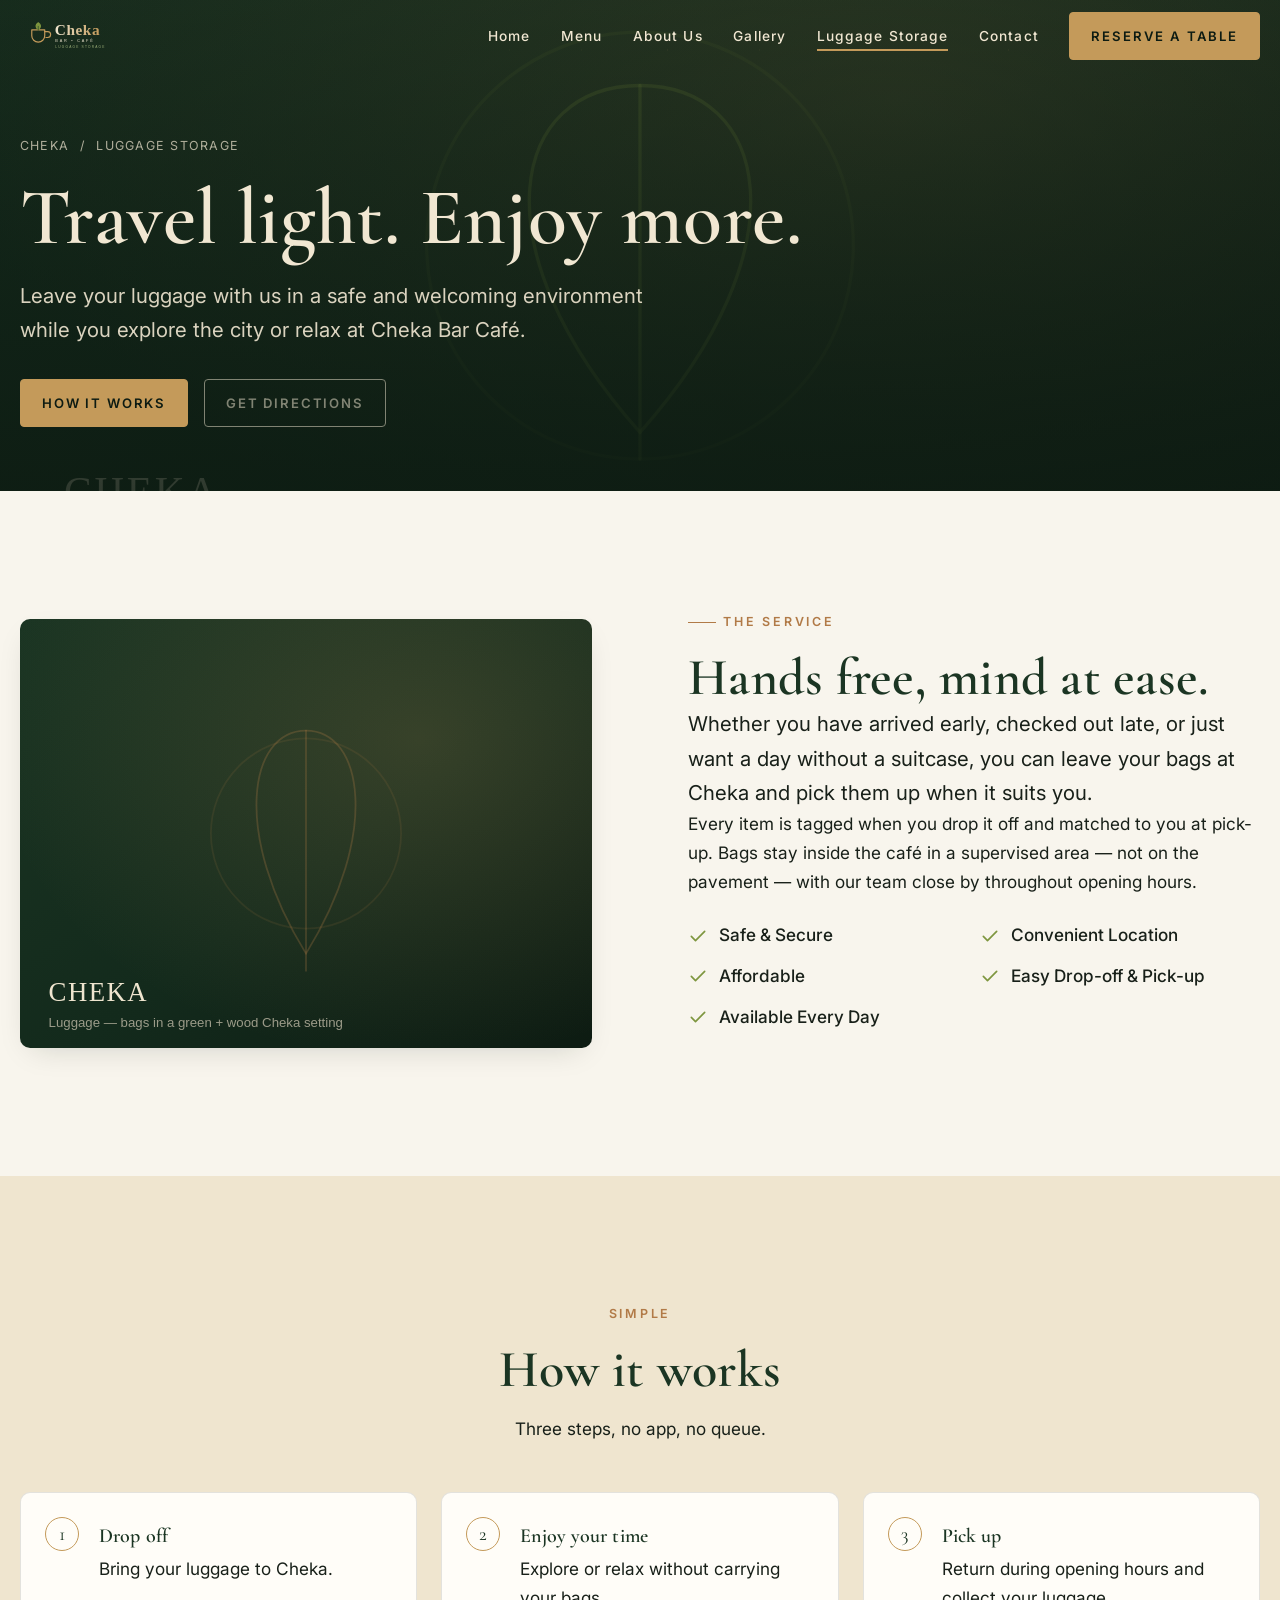
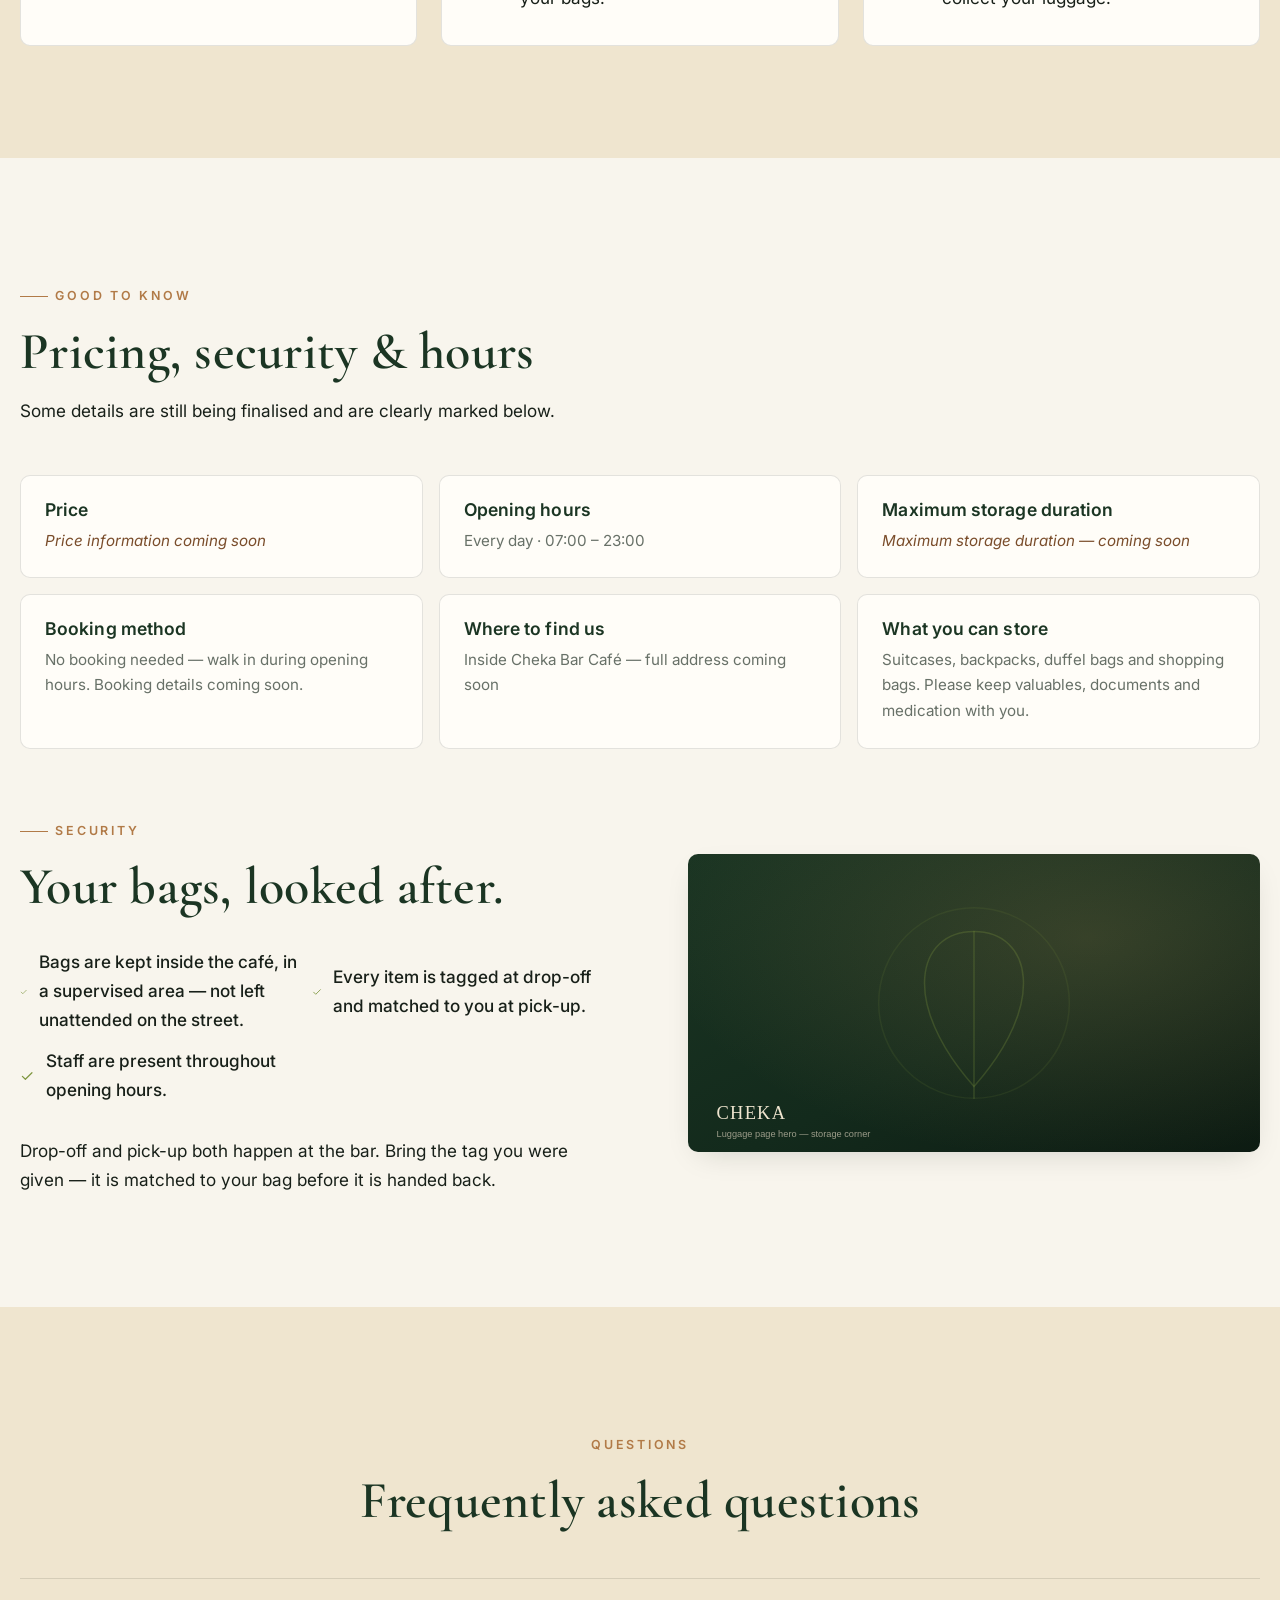
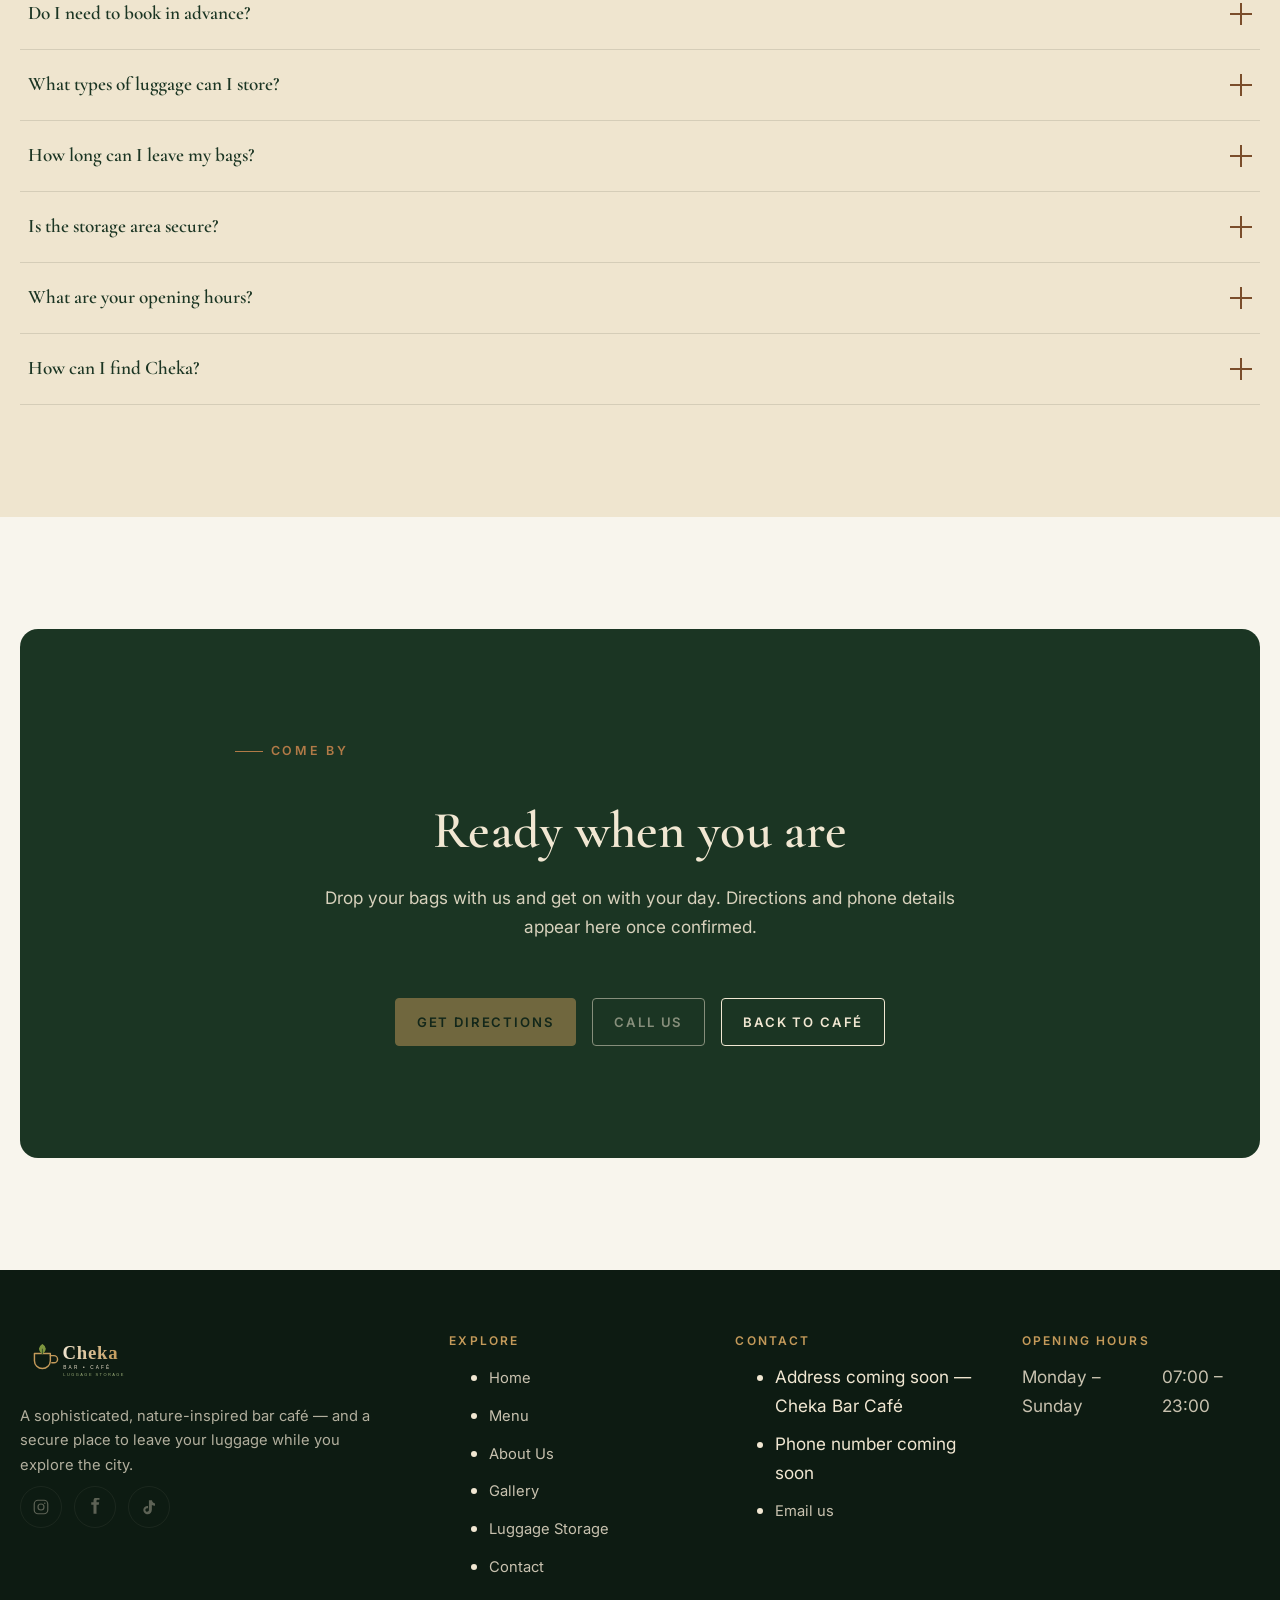
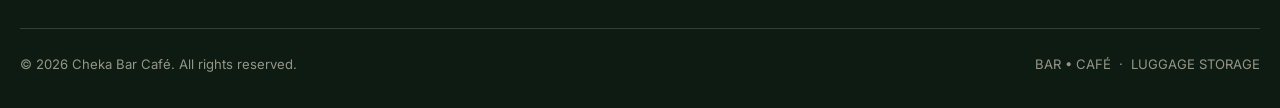
<file: luggage-storage.html>
<!DOCTYPE html>
<html lang="en" class="no-js">
<head>
  <meta charset="UTF-8" />
  <meta name="viewport" content="width=device-width, initial-scale=1" />
  <meta name="theme-color" content="#1B3523" />

  <!-- ===================== SEO / SOCIAL ============================ -->
  <title>Luggage Storage at Cheka — Secure Bag Storage | Cheka Bar Café</title>
  <meta name="description" content="Secure, staffed luggage storage inside Cheka Bar Café. Drop off your bags, explore the city, and pick them up during opening hours. Travel light. Enjoy more." />

  <!-- TODO CHEKA: set the final domain, then update these two lines -->
  <link rel="canonical" href="https://example.github.io/cheka-website/luggage-storage.html" />
  <meta property="og:url" content="https://example.github.io/cheka-website/luggage-storage.html" />

  <meta property="og:type" content="website" />
  <meta property="og:site_name" content="Cheka Bar Café" />
  <meta property="og:title" content="Luggage Storage at Cheka — Secure Bag Storage" />
  <meta property="og:description" content="Leave your luggage with us in a safe, welcoming environment while you explore." />
  <!-- TODO CHEKA: replace with a real 1200x630 photo -->
  <meta property="og:image" content="images/og-image.svg" />
  <meta name="twitter:card" content="summary_large_image" />

  <link rel="icon" href="favicon.svg" type="image/svg+xml" />

  <link rel="preconnect" href="https://fonts.googleapis.com" />
  <link rel="preconnect" href="https://fonts.gstatic.com" crossorigin />
  <link rel="stylesheet"
        href="https://fonts.googleapis.com/css2?family=Cormorant+Garamond:wght@500;600;700&family=Inter:wght@400;500;600;700&display=swap" />

  <link rel="stylesheet" href="css/styles.css" />

  <!-- ===================== STRUCTURED DATA (Service) =============== -->
  <!-- TODO CHEKA: replace "REPLACE_" values with real details. No fake ratings. -->
  <script type="application/ld+json">
  {
    "@context": "https://schema.org",
    "@type": "Service",
    "serviceType": "Luggage Storage",
    "name": "Luggage Storage at Cheka Bar Café",
    "description": "Secure, staffed luggage storage inside Cheka Bar Café. Drop off and pick up during opening hours.",
    "provider": {
      "@type": "CafeOrCoffeeShop",
      "name": "Cheka Bar Café",
      "url": "https://example.github.io/cheka-website/",
      "telephone": "REPLACE_PHONE_E164",
      "address": {
        "@type": "PostalAddress",
        "streetAddress": "REPLACE_STREET",
        "addressLocality": "REPLACE_CITY",
        "addressCountry": "REPLACE_COUNTRY"
      }
    },
    "areaServed": "REPLACE_CITY",
    "hoursAvailable": {
      "@type": "OpeningHoursSpecification",
      "dayOfWeek": ["Monday","Tuesday","Wednesday","Thursday","Friday","Saturday","Sunday"],
      "opens": "07:00",
      "closes": "23:00"
    }
  }
  </script>
</head>

<body>
  <a class="skip-link" href="#main">Skip to content</a>

  <!-- ============================================================ -->
  <!-- HEADER (shared design; links point back to the homepage)     -->
  <!-- ============================================================ -->
  <header class="site-header" id="top">
    <div class="site-header__inner">
      <a class="brand" href="index.html" aria-label="Cheka — Bar Café — Luggage Storage, homepage">
        <img class="brand__img" data-logo alt="Cheka — Bar Café — Luggage Storage"
             src="images/logo/cheka-logo.svg" width="360" height="150" />
        <span class="brand__fallback" aria-hidden="true">
          <span class="l1">Cheka</span>
          <span class="l2">BAR • CAFÉ</span>
          <span class="l3">LUGGAGE STORAGE</span>
        </span>
      </a>

      <nav class="primary-nav" aria-label="Primary">
        <ul class="primary-nav__list">
          <li><a class="primary-nav__link" href="index.html#home">Home</a></li>
          <li><a class="primary-nav__link" href="index.html#menu">Menu</a></li>
          <li><a class="primary-nav__link" href="index.html#about">About Us</a></li>
          <li><a class="primary-nav__link" href="index.html#gallery">Gallery</a></li>
          <li><a class="primary-nav__link" href="luggage-storage.html" aria-current="page">Luggage Storage</a></li>
          <li><a class="primary-nav__link" href="index.html#contact">Contact</a></li>
        </ul>
        <a class="btn btn--gold" href="index.html#contact">Reserve a Table</a>
      </nav>

      <button class="nav-toggle" type="button" aria-expanded="false" aria-controls="mobile-nav" aria-label="Open menu">
        <span class="nav-toggle__bar"></span>
        <span class="nav-toggle__bar"></span>
        <span class="nav-toggle__bar"></span>
      </button>
    </div>
  </header>

  <div class="mobile-nav" id="mobile-nav" aria-label="Mobile navigation">
    <button class="mobile-nav__close" type="button" aria-label="Close menu">
      <svg viewBox="0 0 24 24" fill="none" stroke-width="1.8" stroke-linecap="round"><path d="M6 6l12 12M18 6L6 18"/></svg>
    </button>
    <nav aria-label="Mobile primary">
      <ul class="mobile-nav__list">
        <li><a class="mobile-nav__link" href="index.html#home">Home</a></li>
        <li><a class="mobile-nav__link" href="index.html#menu">Menu</a></li>
        <li><a class="mobile-nav__link" href="index.html#about">About Us</a></li>
        <li><a class="mobile-nav__link" href="index.html#gallery">Gallery</a></li>
        <li><a class="mobile-nav__link" href="luggage-storage.html" aria-current="page">Luggage Storage</a></li>
        <li><a class="mobile-nav__link" href="index.html#contact">Contact</a></li>
      </ul>
    </nav>
    <div class="mobile-nav__cta">
      <a class="btn btn--gold" href="index.html#contact">Reserve a Table</a>
    </div>
    <p class="mobile-nav__meta" data-field="hours-short">Mon–Sun · 07:00 – 23:00</p>
  </div>

  <div id="sr-status" class="visually-hidden" role="status" aria-live="polite"></div>

  <main id="main">

    <!-- ========================================================== -->
    <!-- COMPACT HERO                                                -->
    <!-- ========================================================== -->
    <section class="subhero">
      <img class="subhero__img" data-img="luggageHero" src="images/luggage/luggage-hero.svg"
           alt="A calm storage corner inside Cheka, forest green with natural wood"
           width="1920" height="1000" fetchpriority="high" decoding="async" />
      <div class="subhero__overlay"></div>
      <div class="subhero__inner">
        <p class="breadcrumb"><a href="index.html">Cheka</a> &nbsp;/&nbsp; Luggage Storage</p>
        <h1 class="subhero__title reveal">Travel light. Enjoy more.</h1>
        <p class="lead reveal" style="color:rgba(241,231,210,0.9);max-width:52ch">
          Leave your luggage with us in a safe and welcoming environment while you explore the city or relax at Cheka Bar Café.
        </p>
        <div class="btn-row reveal">
          <a class="btn btn--gold" href="#how-it-works">How It Works</a>
          <a class="btn btn--ghost" href="#luggage-contact" data-action="luggage-directions"><span>Get Directions</span></a>
        </div>
      </div>
    </section>

    <!-- ========================================================== -->
    <!-- WHAT THE SERVICE IS                                         -->
    <!-- ========================================================== -->
    <section class="section" id="about-service">
      <div class="container">
        <div class="split">
          <div class="split__media reveal">
            <img data-img="luggageSection" src="images/luggage/luggage-storage.svg"
                 alt="Tagged luggage stored neatly inside Cheka" width="1600" height="1200" loading="lazy" decoding="async" />
          </div>
          <div class="reveal">
            <p class="eyebrow">The Service</p>
            <h2>Hands free, mind at ease.</h2>
            <p class="lead">Whether you have arrived early, checked out late, or just want a day without a suitcase, you can leave your bags at Cheka and pick them up when it suits you.</p>
            <p>Every item is tagged when you drop it off and matched to you at pick-up. Bags stay inside the café in a supervised area — not on the pavement — with our team close by throughout opening hours.</p>
            <ul class="luggage-features" data-luggage-features aria-label="Why store with Cheka" style="margin-top:1.5rem"></ul>
          </div>
        </div>
      </div>
    </section>

    <!-- ========================================================== -->
    <!-- THREE-STEP PROCESS                                          -->
    <!-- ========================================================== -->
    <section class="section section--alt" id="how-it-works">
      <div class="container">
        <div class="section-head section-head--center reveal">
          <p class="eyebrow">Simple</p>
          <h2>How it works</h2>
          <p>Three steps, no app, no queue.</p>
        </div>
        <div class="steps reveal" data-luggage-steps>
          <!-- Built from js/data.js -> CHEKA.luggage.steps. Static fallback: -->
          <noscript>
            <div class="step"><h3>Drop off</h3><p>Bring your luggage to Cheka.</p></div>
            <div class="step"><h3>Enjoy your time</h3><p>Explore or relax without carrying your bags.</p></div>
            <div class="step"><h3>Pick up</h3><p>Return during opening hours and collect your luggage.</p></div>
          </noscript>
        </div>
      </div>
    </section>

    <!-- ========================================================== -->
    <!-- PRICING · SECURITY · HOURS · DROP-OFF                       -->
    <!-- ========================================================== -->
    <section class="section" id="details">
      <div class="container">
        <div class="section-head reveal">
          <p class="eyebrow">Good to Know</p>
          <h2>Pricing, security &amp; hours</h2>
          <p>Some details are still being finalised and are clearly marked below.</p>
        </div>

        <div class="info-cards info-cards--3 reveal">
          <div class="info-card">
            <h3>Price</h3>
            <!-- TODO CHEKA: set the real price in js/data.js -> luggage.pricePerBag -->
            <p class="pending" data-luggage="price">Price information coming soon</p>
          </div>
          <div class="info-card">
            <h3>Opening hours</h3>
            <!-- TODO CHEKA: confirm luggage-desk hours in js/data.js -> luggage.openingHours -->
            <p data-luggage="hours">Every day · 07:00 – 23:00</p>
          </div>
          <div class="info-card">
            <h3>Maximum storage duration</h3>
            <!-- TODO CHEKA: js/data.js -> luggage.maxDuration -->
            <p class="pending" data-luggage="duration">Maximum storage duration — coming soon</p>
          </div>
          <div class="info-card">
            <h3>Booking method</h3>
            <!-- TODO CHEKA: js/data.js -> luggage.bookingMethod -->
            <p data-luggage="booking">No booking needed — walk in during opening hours.</p>
          </div>
          <div class="info-card">
            <h3>Where to find us</h3>
            <!-- TODO CHEKA: js/data.js -> luggage.location -->
            <p data-luggage="location">Inside Cheka Bar Café — full address coming soon</p>
          </div>
          <div class="info-card">
            <h3>What you can store</h3>
            <p>Suitcases, backpacks, duffel bags and shopping bags. Please keep valuables, documents and medication with you.</p>
          </div>
        </div>

        <div class="split split--reverse reveal" style="margin-top:4rem">
          <div class="split__media">
            <img data-img="luggageHero" src="images/luggage/luggage-hero.svg"
                 alt="The supervised storage area at Cheka" width="1920" height="1000" loading="lazy" decoding="async" />
          </div>
          <div>
            <p class="eyebrow">Security</p>
            <h2>Your bags, looked after.</h2>
            <ul class="luggage-features" data-luggage-security aria-label="Security measures"></ul>
            <p style="margin-top:1.25rem">Drop-off and pick-up both happen at the bar. Bring the tag you were given — it is matched to your bag before it is handed back.</p>
          </div>
        </div>
      </div>
    </section>

    <!-- ========================================================== -->
    <!-- FAQ ACCORDION                                               -->
    <!-- ========================================================== -->
    <section class="section section--alt" id="faq-section">
      <div class="container">
        <div class="section-head section-head--center reveal">
          <p class="eyebrow">Questions</p>
          <h2>Frequently asked questions</h2>
        </div>
        <!-- Accordion is built from js/data.js -> CHEKA.luggageFaqs and enhanced
             by js/script.js. Without JavaScript, all answers remain visible. -->
        <div class="faq reveal" id="faq"></div>
        <noscript>
          <p style="margin-top:1.5rem">JavaScript is off — here are the answers in full:</p>
        </noscript>
      </div>
    </section>

    <!-- ========================================================== -->
    <!-- DIRECTIONS + CALL CTA                                       -->
    <!-- ========================================================== -->
    <section class="section" id="luggage-contact">
      <div class="container">
        <div class="cta-band reveal">
          <p class="eyebrow" style="justify-content:center">Come By</p>
          <h2 style="color:var(--text-light)">Ready when you are</h2>
          <p style="margin-inline:auto;color:rgba(241,231,210,0.88)">
            Drop your bags with us and get on with your day. Directions and phone details appear here once confirmed.
          </p>
          <div class="btn-row">
            <a class="btn btn--gold" href="#" data-action="luggage-directions"><span>Get Directions</span></a>
            <a class="btn btn--ghost" href="#" data-action="luggage-call"><span>Call Us</span></a>
            <a class="btn btn--ghost" href="index.html"><span>Back to Café</span></a>
          </div>
        </div>
      </div>
    </section>
  </main>

  <!-- ============================================================ -->
  <!-- FOOTER (shared)                                               -->
  <!-- ============================================================ -->
  <footer class="site-footer">
    <div class="container container--wide">
      <div class="site-footer__grid">
        <div class="footer-brand">
          <img class="footer-brand__img" data-logo src="images/logo/cheka-logo.svg"
               alt="Cheka — Bar Café — Luggage Storage" width="360" height="150" />
          <span class="brand__fallback footer-brand__fallback" aria-hidden="true">
            <span class="l1">Cheka</span>
            <span class="l2">BAR • CAFÉ</span>
            <span class="l3">LUGGAGE STORAGE</span>
          </span>
          <p>A sophisticated, nature-inspired bar café — and a secure place to leave your luggage while you explore the city.</p>
          <div class="socials">
            <a data-social="instagram" href="#" aria-label="Cheka on Instagram"><span data-icon="instagram"></span></a>
            <a data-social="facebook" href="#" aria-label="Cheka on Facebook"><span data-icon="facebook"></span></a>
            <a data-social="tiktok" href="#" aria-label="Cheka on TikTok"><span data-icon="tiktok"></span></a>
          </div>
        </div>

        <div class="footer-col">
          <h4>Explore</h4>
          <ul>
            <li><a href="index.html#home">Home</a></li>
            <li><a href="index.html#menu">Menu</a></li>
            <li><a href="index.html#about">About Us</a></li>
            <li><a href="index.html#gallery">Gallery</a></li>
            <li><a href="luggage-storage.html">Luggage Storage</a></li>
            <li><a href="index.html#contact">Contact</a></li>
          </ul>
        </div>

        <div class="footer-col">
          <h4>Contact</h4>
          <ul>
            <li><span data-field="address">Address coming soon</span></li>
            <li><span data-field="phone-text">Phone number coming soon</span></li>
            <li><a data-action="email" href="#">Email us</a></li>
          </ul>
        </div>

        <div class="footer-col">
          <h4>Opening Hours</h4>
          <div class="contact__hours" data-field="hours" style="color:rgba(241,231,210,0.82)">
            <div><span>Monday &ndash; Sunday</span><span>07:00 &ndash; 23:00</span></div>
          </div>
        </div>
      </div>

      <div class="site-footer__bottom">
        <span>&copy; <span data-year>2026</span> Cheka Bar Café. All rights reserved.</span>
        <span>BAR • CAFÉ &nbsp;·&nbsp; LUGGAGE STORAGE</span>
      </div>
    </div>
  </footer>

  <!-- MOBILE QUICK-ACTION BAR -->
  <nav class="quick-bar" aria-label="Quick actions">
    <a class="quick-bar__btn" href="#luggage-contact" data-action="luggage-call">
      <span data-icon="phone" aria-hidden="true"></span><span>Call</span>
    </a>
    <a class="quick-bar__btn" href="#luggage-contact" data-action="luggage-directions">
      <span data-icon="directions" aria-hidden="true"></span><span>Directions</span>
    </a>
    <a class="quick-bar__btn" href="index.html#menu">
      <span data-icon="list" aria-hidden="true"></span><span>Menu</span>
    </a>
    <a class="quick-bar__btn" href="#how-it-works">
      <span data-icon="luggage" aria-hidden="true"></span><span>Luggage</span>
    </a>
  </nav>

  <script src="js/data.js" defer></script>
  <script src="js/script.js" defer></script>
</body>
</html>
</file>
<file: css/styles.css>
/* ============================================================================
   CHEKA  ·  styles.css
   Bar Café · Luggage Storage
   ----------------------------------------------------------------------------
   TABLE OF CONTENTS
   01 Design tokens (:root)
   02 Reset & base
   03 Typography
   04 Layout helpers (container, section, eyebrow)
   05 Buttons & links
   06 Header & desktop navigation
   07 Mobile navigation overlay
   08 Hero
   09 Quick-feature strip
   10 About
   11 Menu
   12 Luggage (home section + dedicated page)
   13 Experience
   14 Reviews
   15 Contact, form & map
   16 Footer
   17 Mobile quick-action bar
   18 Gallery & lightbox
   19 Scroll-reveal animation
   20 FAQ accordion
   21 Responsive breakpoints
   22 Reduced motion & print
   Mobile-first: base rules target small screens; media queries add up.
   ========================================================================== */


/* ==========================================================================
   01 · DESIGN TOKENS
   ========================================================================== */
:root {
  /* --- Brand palette --- */
  --forest-dark:    #0D1B12;
  --forest-primary: #1B3523;
  --forest-deep:    #132A1C;
  --olive:          #617A35;
  --leaf:           #7E963F;
  --wood-dark:      #7A4D2B;
  --wood-light:     #B17A47;
  --gold-warm:      #C49A5A;
  --cream:          #EFE5CF;
  --warm-white:     #F8F5ED;
  --text-light:     #F1E7D2;
  --text-dark:      #182019;
  --muted-text:     #687168;
  --yellow-accent:     #F1C40F;   /* used for the .btn--yellow call-to-action */
  --yellow-accent-dark:#D4AC0D;

  /* --- Semantic surfaces --- */
  --bg-page:        var(--warm-white);
  --bg-alt:         var(--cream);
  --bg-dark:        var(--forest-primary);
  --bg-darker:      var(--forest-dark);
  --surface:        #FFFDF8;               /* cards on light sections (not pure white) */
  --border-soft:    rgba(24, 32, 25, 0.12);
  --border-light:   rgba(241, 231, 210, 0.18);

  /* --- Typography --- */
  --font-serif: "Cormorant Garamond", "Playfair Display", Georgia, "Times New Roman", serif;
  --font-sans:  "Inter", "Manrope", -apple-system, BlinkMacSystemFont, "Segoe UI", Roboto, Helvetica, Arial, sans-serif;

  --fs-eyebrow:  0.78rem;
  --fs-body:     clamp(1rem, 0.96rem + 0.2vw, 1.075rem);
  --fs-lead:     clamp(1.08rem, 1rem + 0.5vw, 1.28rem);
  --fs-h4:       clamp(1.1rem, 1rem + 0.5vw, 1.3rem);
  --fs-h3:       clamp(1.5rem, 1.2rem + 1.4vw, 2.1rem);
  --fs-h2:       clamp(2rem, 1.5rem + 2.6vw, 3.25rem);
  --fs-h1:       clamp(2.6rem, 1.8rem + 4.4vw, 5rem);

  --lh-tight: 1.12;
  --lh-body:  1.68;

  /* --- Spacing scale --- */
  --sp-1: 0.25rem;
  --sp-2: 0.5rem;
  --sp-3: 0.75rem;
  --sp-4: 1rem;
  --sp-5: 1.5rem;
  --sp-6: 2rem;
  --sp-7: 3rem;
  --sp-8: 4rem;
  --sp-9: 6rem;
  --section-y: clamp(3.5rem, 2rem + 7vw, 7rem);

  /* --- Structure --- */
  --container:      1240px;
  --container-wide: 1400px;
  --radius-sm: 4px;
  --radius:    10px;
  --radius-lg: 18px;
  --header-h:  72px;

  /* --- Soft shadows (never heavy) --- */
  --shadow-sm: 0 1px 3px rgba(13, 27, 18, 0.06), 0 1px 2px rgba(13, 27, 18, 0.04);
  --shadow-md: 0 10px 30px -12px rgba(13, 27, 18, 0.18);
  --shadow-lg: 0 24px 60px -20px rgba(13, 27, 18, 0.28);

  /* --- Motion --- */
  --ease: cubic-bezier(0.22, 1, 0.36, 1);
  --dur:  0.45s;

  /* Safe-area helper for the fixed mobile bar */
  --safe-bottom: env(safe-area-inset-bottom, 0px);
  --mobilebar-h: 64px;
}


/* ==========================================================================
   02 · RESET & BASE
   ========================================================================== */
*, *::before, *::after { box-sizing: border-box; }

* { margin: 0; }

html {
  -webkit-text-size-adjust: 100%;
  scroll-behavior: smooth;
  /* Offset anchored headings so the sticky header never covers them */
  scroll-padding-top: calc(var(--header-h) + 16px);
}

body {
  font-family: var(--font-sans);
  font-size: var(--fs-body);
  line-height: var(--lh-body);
  color: var(--text-dark);
  background-color: var(--bg-page);
  -webkit-font-smoothing: antialiased;
  -moz-osx-font-smoothing: grayscale;
  overflow-x: hidden;                    /* guard against accidental horizontal scroll */
}

/* Give the page room so the fixed mobile action bar never covers content */
@media (max-width: 767px) {
  body { padding-bottom: calc(var(--mobilebar-h) + var(--safe-bottom)); }
}

img, picture, svg, video {
  display: block;
  max-width: 100%;
  height: auto;
}

a { color: inherit; text-decoration: none; }

button, input, textarea, select {
  font: inherit;
  color: inherit;
}

ul[class], ol[class] { list-style: none; padding: 0; }

:target { scroll-margin-top: calc(var(--header-h) + 16px); }

/* Visible, consistent focus for keyboard users */
:focus-visible {
  outline: 3px solid var(--gold-warm);
  outline-offset: 3px;
  border-radius: var(--radius-sm);
}
/* Keep outlines for mouse users too on interactive controls, just subtler */
a:focus-visible, button:focus-visible,
input:focus-visible, textarea:focus-visible {
  outline-offset: 2px;
}

/* Skip link */
.skip-link {
  position: absolute;
  left: var(--sp-4);
  top: -100px;
  z-index: 1000;
  background: var(--forest-primary);
  color: var(--text-light);
  padding: var(--sp-3) var(--sp-5);
  border-radius: var(--radius);
  transition: top 0.2s var(--ease);
}
.skip-link:focus { top: var(--sp-4); }

.visually-hidden {
  position: absolute !important;
  width: 1px; height: 1px;
  padding: 0; margin: -1px;
  overflow: hidden;
  clip: rect(0 0 0 0);
  white-space: nowrap;
  border: 0;
}


/* ==========================================================================
   03 · TYPOGRAPHY
   ========================================================================== */
h1, h2, h3, h4 {
  font-family: var(--font-serif);
  font-weight: 600;
  line-height: var(--lh-tight);
  color: var(--forest-primary);
  letter-spacing: 0.005em;
  text-wrap: balance;
}
h1 { font-size: var(--fs-h1); }
h2 { font-size: var(--fs-h2); }
h3 { font-size: var(--fs-h3); }
h4 { font-size: var(--fs-h4); font-family: var(--font-sans); font-weight: 600; }

p { max-width: 62ch; }

.lead {
  font-size: var(--fs-lead);
  color: var(--text-dark);
}

strong { font-weight: 700; }

/* Serif pull-quote style used for the experience headline etc. */
.display {
  font-family: var(--font-serif);
  font-weight: 500;
  line-height: 1.08;
  font-size: var(--fs-h1);
}

/* On dark sections */
.on-dark h1, .on-dark h2, .on-dark h3, .on-dark h4 { color: var(--text-light); }
.on-dark { color: var(--text-light); }
.on-dark p { color: rgba(241, 231, 210, 0.86); }


/* ==========================================================================
   04 · LAYOUT HELPERS
   ========================================================================== */
.container {
  width: min(100% - 2.5rem, var(--container));
  margin-inline: auto;
}
.container--wide { width: min(100% - 2.5rem, var(--container-wide)); }

.section { padding-block: var(--section-y); }
.section--dark   { background: var(--forest-primary); color: var(--text-light); }
.section--darker { background: var(--forest-dark);    color: var(--text-light); }
.section--alt    { background: var(--bg-alt); }

.section-head {
  max-width: 60ch;
  margin-bottom: var(--sp-7);
}
.section-head--center {
  margin-inline: auto;
  text-align: center;
}

.eyebrow {
  display: inline-flex;
  align-items: center;
  gap: 0.6em;
  font-family: var(--font-sans);
  font-size: var(--fs-eyebrow);
  font-weight: 600;
  letter-spacing: 0.22em;
  text-transform: uppercase;
  color: var(--wood-light);
  margin-bottom: var(--sp-4);
}
.eyebrow::before {
  content: "";
  width: 28px;
  height: 1px;
  background: currentColor;
}
.section-head--center .eyebrow::before { display: none; }
.on-dark .eyebrow { color: var(--gold-warm); }

.section-head p { margin-top: var(--sp-4); }


/* ==========================================================================
   05 · BUTTONS & LINKS
   ========================================================================== */
.btn {
  --btn-bg: var(--forest-primary);
  --btn-fg: var(--text-light);
  --btn-bd: var(--forest-primary);
  display: inline-flex;
  align-items: center;
  justify-content: center;
  gap: 0.6em;
  min-height: 48px;
  padding: 0.85em 1.6em;
  font-family: var(--font-sans);
  font-size: 0.82rem;
  font-weight: 600;
  letter-spacing: 0.14em;
  text-transform: uppercase;
  color: var(--btn-fg);
  background: var(--btn-bg);
  border: 1px solid var(--btn-bd);
  border-radius: var(--radius-sm);
  cursor: pointer;
  transition: background var(--dur) var(--ease),
              color var(--dur) var(--ease),
              border-color var(--dur) var(--ease),
              transform 0.2s var(--ease);
}
.btn:hover { background: var(--olive); border-color: var(--olive); color: #fff; }
.btn:active { transform: translateY(1px); }

.btn--gold { --btn-bg: var(--gold-warm); --btn-bd: var(--gold-warm); --btn-fg: var(--forest-dark); }
.btn--gold:hover { background: var(--wood-light); border-color: var(--wood-light); color: #fff; }

/* Yellow call-to-action (used on the hero "View Menu" button) */
.btn--yellow { --btn-bg: var(--yellow-accent); --btn-bd: var(--yellow-accent); --btn-fg: var(--forest-dark); }
.btn--yellow:hover { background: var(--yellow-accent-dark); border-color: var(--yellow-accent-dark); color: var(--forest-dark); }

.btn--ghost {
  --btn-bg: transparent;
  --btn-fg: currentColor;
  --btn-bd: currentColor;
}
.btn--ghost:hover { background: currentColor; border-color: currentColor; }
.btn--ghost:hover span { color: var(--forest-primary); }
.on-dark .btn--ghost:hover span { color: var(--forest-primary); }

/* Disabled / unavailable CTA — clearly non-interactive, never a broken link */
.btn[disabled],
.btn.is-unavailable,
.btn[aria-disabled="true"] {
  opacity: 0.5;
  cursor: not-allowed;
  pointer-events: none;
}

/* Text link with animated underline */
.link-underline {
  position: relative;
  display: inline-block;
  font-weight: 600;
  letter-spacing: 0.06em;
  padding-bottom: 2px;
  color: var(--wood-dark);
}
.on-dark .link-underline { color: var(--gold-warm); }
.link-underline::after {
  content: "";
  position: absolute;
  left: 0; bottom: 0;
  width: 100%;
  height: 1px;
  background: currentColor;
  transform: scaleX(0.001);
  transform-origin: left;
  transition: transform var(--dur) var(--ease);
}
.link-underline:hover::after,
.link-underline:focus-visible::after { transform: scaleX(1); }

.btn-row {
  display: flex;
  flex-wrap: wrap;
  gap: var(--sp-4);
  margin-top: var(--sp-6);
}


/* ==========================================================================
   06 · HEADER & DESKTOP NAVIGATION
   ========================================================================== */
.site-header {
  position: fixed;
  inset: 0 0 auto 0;
  z-index: 100;
  height: var(--header-h);
  display: flex;
  align-items: center;
  background: transparent;
  transition: background var(--dur) var(--ease),
              box-shadow var(--dur) var(--ease),
              backdrop-filter var(--dur) var(--ease),
              height var(--dur) var(--ease);
}
.site-header__inner {
  width: min(100% - 2.5rem, var(--container-wide));
  margin-inline: auto;
  display: flex;
  align-items: center;
  justify-content: space-between;
  gap: var(--sp-5);
}

/* Scrolled state — solid forest green, soft shadow, restrained blur */
.site-header.is-scrolled {
  background: rgba(19, 42, 28, 0.92);
  box-shadow: 0 1px 0 rgba(241, 231, 210, 0.08), var(--shadow-md);
  backdrop-filter: blur(8px);
  -webkit-backdrop-filter: blur(8px);
}

/* Logo */
.brand {
  display: inline-flex;
  align-items: center;
  gap: 0.7rem;
  line-height: 1;
}
.brand__img {
  height: 44px;
  width: auto;
  transition: height var(--dur) var(--ease);
}
.site-header.is-scrolled .brand__img { height: 40px; }

/* Text fallback for the logo (shown if the image is missing) */
.brand__fallback {
  display: none;
  font-family: var(--font-serif);
  color: var(--text-light);
}
.brand__fallback .l1 { font-size: 1.5rem; font-weight: 600; letter-spacing: 0.04em; display: block; }
.brand__fallback .l2 { font-size: 0.6rem; font-family: var(--font-sans); letter-spacing: 0.3em; display: block; color: var(--cream); }
.brand__fallback .l3 { font-size: 0.55rem; font-family: var(--font-sans); letter-spacing: 0.22em; display: block; color: var(--leaf); }
.brand.logo-missing .brand__img { display: none; }
.brand.logo-missing .brand__fallback { display: block; }

/* Primary nav */
.primary-nav { display: none; }

@media (min-width: 940px) {
  .primary-nav {
    display: flex;
    align-items: center;
    gap: clamp(1rem, 2.4vw, 2.2rem);
  }
  .primary-nav__list {
    display: flex;
    align-items: center;
    gap: clamp(1rem, 2.4vw, 2rem);
  }
  .primary-nav__link {
    position: relative;
    font-size: 0.86rem;
    font-weight: 500;
    letter-spacing: 0.08em;
    color: var(--text-light);
    padding: 0.4rem 0;
    transition: color 0.3s var(--ease);
  }
  .primary-nav__link::after {
    content: "";
    position: absolute;
    left: 0; bottom: 0;
    width: 100%;
    height: 2px;
    background: var(--gold-warm);
    transform: scaleX(0.001);
    transform-origin: center;
    transition: transform var(--dur) var(--ease);
  }
  .primary-nav__link:hover::after,
  .primary-nav__link:focus-visible::after,
  .primary-nav__link[aria-current="page"]::after,
  .primary-nav__link.is-active::after { transform: scaleX(1); }
  .primary-nav__link:hover { color: #fff; }
}


/* ==========================================================================
   07 · MOBILE NAVIGATION OVERLAY
   ========================================================================== */
.nav-toggle {
  display: inline-flex;
  flex-direction: column;
  justify-content: center;
  gap: 5px;
  width: 46px;
  height: 46px;
  padding: 10px;
  background: transparent;
  border: 1px solid var(--border-light);
  border-radius: var(--radius-sm);
  cursor: pointer;
}
.nav-toggle__bar {
  display: block;
  height: 2px;
  width: 100%;
  background: var(--text-light);
  transition: transform 0.3s var(--ease), opacity 0.2s var(--ease);
}
.nav-toggle[aria-expanded="true"] .nav-toggle__bar:nth-child(1) { transform: translateY(7px) rotate(45deg); }
.nav-toggle[aria-expanded="true"] .nav-toggle__bar:nth-child(2) { opacity: 0; }
.nav-toggle[aria-expanded="true"] .nav-toggle__bar:nth-child(3) { transform: translateY(-7px) rotate(-45deg); }

@media (min-width: 940px) { .nav-toggle { display: none; } }

.mobile-nav {
  position: fixed;
  inset: 0;
  z-index: 200;
  display: flex;
  flex-direction: column;
  padding: calc(var(--header-h) + 1rem) var(--sp-5) var(--sp-6);
  background: var(--forest-dark);
  color: var(--text-light);
  transform: translateX(100%);
  visibility: hidden;
  transition: transform var(--dur) var(--ease), visibility 0s linear var(--dur);
}
.mobile-nav.is-open {
  transform: translateX(0);
  visibility: visible;
  transition: transform var(--dur) var(--ease), visibility 0s;
}
.mobile-nav__close {
  position: absolute;
  top: 14px; right: var(--sp-5);
  width: 46px; height: 46px;
  display: grid; place-items: center;
  background: transparent;
  border: 1px solid var(--border-light);
  border-radius: var(--radius-sm);
  cursor: pointer;
}
.mobile-nav__close svg { width: 20px; height: 20px; stroke: var(--text-light); }
.mobile-nav__list {
  display: flex;
  flex-direction: column;
  gap: 0.25rem;
  margin-top: var(--sp-4);
}
.mobile-nav__link {
  display: block;
  padding: 0.85rem 0;
  font-family: var(--font-serif);
  font-size: 1.7rem;
  border-bottom: 1px solid var(--border-light);
}
.mobile-nav__link:hover { color: var(--gold-warm); }
.mobile-nav__cta { margin-top: var(--sp-6); }
.mobile-nav__cta .btn { width: 100%; }
.mobile-nav__meta {
  margin-top: auto;
  padding-top: var(--sp-6);
  font-size: 0.85rem;
  color: rgba(241, 231, 210, 0.7);
}

body.no-scroll { overflow: hidden; }


/* ==========================================================================
   08 · HERO
   ========================================================================== */
.hero {
  position: relative;
  /* Prefer ~90vh, never below 640px, never above 940px — but grow past that
     if the content (now including the brand logo) needs the room, so the
     buttons are never clipped on shorter screens. */
  min-height: 640px;
  min-height: max(640px, min(90vh, 940px));
  display: flex;
  align-items: center;
  overflow: hidden;
  color: var(--text-light);
  /* CSS fallback background if the image is missing */
  background:
    radial-gradient(1200px 700px at 72% 26%, rgba(196,154,90,0.22), transparent 60%),
    linear-gradient(150deg, var(--forest-primary), var(--forest-dark) 70%);
}
.hero__media {
  position: absolute;
  inset: 0;
  z-index: 0;
}
.hero__img {
  width: 100%;
  height: 100%;
  object-fit: cover;
  object-position: center;
  /* very subtle parallax-ish scale; disabled for reduced motion */
  transform: scale(1.06);
  animation: hero-settle 1.6s var(--ease) forwards;
}
@keyframes hero-settle { to { transform: scale(1); } }

.hero__overlay {
  position: absolute;
  inset: 0;
  z-index: 1;
  background:
    linear-gradient(90deg, rgba(13,27,18,0.88) 0%, rgba(13,27,18,0.58) 42%, rgba(13,27,18,0.32) 70%, rgba(13,27,18,0.55) 100%),
    linear-gradient(0deg, rgba(13,27,18,0.9) 0%, rgba(13,27,18,0.15) 42%, rgba(13,27,18,0) 62%);
}

.hero__inner {
  position: relative;
  z-index: 2;
  width: min(100% - 2.5rem, var(--container));
  margin-inline: auto;
  padding-top: var(--header-h);
  display: grid;
  grid-template-columns: 1fr;
  gap: var(--sp-6);
}
.hero__content { max-width: 640px; }

/* Prominent brand logo, sitting directly above the small brand label.
   The artwork has a dark-green square background; we soften the corners and
   feather the outer edge so it melts into the dark-green hero rather than
   showing a hard square. object-fit:contain on a 1:1 box keeps proportions
   (no stretch, nothing cropped). The container carries a matching-green tile
   with a small cup mark as a pure-CSS fallback if the image fails to load. */
.hero__logo {
  width: 165px;                 /* mobile: within the 150–190px guidance */
  height: 165px;
  margin-bottom: var(--sp-6);   /* clear space before the brand label */
  border-radius: 22px;
  background:
    radial-gradient(circle at 50% 42%, rgba(196, 154, 90, 0.16), transparent 62%),
    var(--forest-dark)
    url("data:image/svg+xml,%3Csvg xmlns='http://www.w3.org/2000/svg' viewBox='0 0 64 64'%3E%3Cg fill='none' stroke='%23C49A5A' stroke-width='3' stroke-linecap='round' stroke-linejoin='round'%3E%3Cpath d='M18 26h28v11a14 14 0 0 1-14 14 14 14 0 0 1-14-14z'/%3E%3Cpath d='M46 30h4a7 7 0 0 1 0 13h-3'/%3E%3C/g%3E%3Cpath d='M32 10c7 4 7 12 0 18-7-6-7-14 0-18z' fill='%237E963F'/%3E%3C/svg%3E")
    center / 44% no-repeat;
  filter: drop-shadow(0 10px 26px rgba(0, 0, 0, 0.38));
}
.hero__logo img {
  width: 100%;
  height: 100%;
  object-fit: contain;
  display: block;
  border-radius: inherit;
  /* Feather only the very outer edge + round the corners, so the dark-green
     square blends into the dark-green hero without a hard line. The solid
     zone (96% radius) keeps the wooden ring, leaves, wordmark, cup and
     suitcase fully intact — only the empty background margin softens. */
  -webkit-mask-image: radial-gradient(circle at 50% 50%, #000 96%, rgba(0, 0, 0, 0.45) 99%, transparent 100%);
          mask-image: radial-gradient(circle at 50% 50%, #000 96%, rgba(0, 0, 0, 0.45) 99%, transparent 100%);
}
@media (min-width: 768px) {
  .hero__logo { width: 210px; height: 210px; }   /* tablet: ~200–240px */
}
@media (min-width: 1024px) {
  .hero__logo { width: 260px; height: 260px; }   /* desktop: ~240–300px */
}
@media (max-width: 400px) {
  .hero__logo { width: 152px; height: 152px; margin-bottom: var(--sp-5); }
}

.hero__label {
  font-size: 0.72rem;
  font-weight: 600;
  letter-spacing: 0.28em;
  text-transform: uppercase;
  color: var(--gold-warm);
  margin-bottom: var(--sp-5);
}
.hero__title {
  color: var(--text-light);
  font-size: var(--fs-h1);
  font-weight: 600;
  margin-bottom: var(--sp-5);
}
.hero__copy {
  font-size: var(--fs-lead);
  color: rgba(241, 231, 210, 0.9);
  max-width: 46ch;
}
.hero .btn-row { margin-top: var(--sp-7); }

/* Scroll indicator */
.hero__scroll {
  position: absolute;
  left: 50%;
  bottom: 22px;
  transform: translateX(-50%);
  z-index: 2;
  display: inline-flex;
  flex-direction: column;
  align-items: center;
  gap: 6px;
  font-size: 0.62rem;
  letter-spacing: 0.24em;
  text-transform: uppercase;
  color: rgba(241, 231, 210, 0.75);
}
.hero__scroll span:last-child {
  width: 1px;
  height: 34px;
  background: linear-gradient(var(--gold-warm), transparent);
  animation: scroll-pulse 2.2s var(--ease) infinite;
}
@keyframes scroll-pulse {
  0%   { transform: scaleY(0.3); transform-origin: top; opacity: 0.4; }
  50%  { transform: scaleY(1);   transform-origin: top; opacity: 1;   }
  100% { transform: scaleY(0.3); transform-origin: bottom; opacity: 0.4; }
}

/* Short viewport (landscape phones) — keep hero content visible */
@media (max-height: 560px) {
  .hero { height: auto; min-height: 520px; padding-block: 120px 60px; }
  .hero__scroll { display: none; }
  /* keep the hero compact on short/landscape phones (see requirement 10) */
  .hero__logo { width: 118px; height: 118px; margin-bottom: var(--sp-4); }
}


/* ==========================================================================
   09 · QUICK-FEATURE STRIP
   ========================================================================== */
.features {
  background: var(--forest-deep);
  color: var(--text-light);
  border-top: 1px solid rgba(241,231,210,0.06);
}
.features__grid {
  display: grid;
  grid-template-columns: 1fr;
  gap: 1px;
  background: rgba(241, 231, 210, 0.08);
}
.feature {
  display: flex;
  align-items: center;
  gap: var(--sp-4);
  padding: var(--sp-6) var(--sp-5);
  background: var(--forest-deep);
}
.feature__icon {
  flex: none;
  width: 44px; height: 44px;
  display: grid; place-items: center;
  border: 1px solid var(--border-light);
  border-radius: 50%;
  color: var(--gold-warm);
}
.feature__icon svg { width: 22px; height: 22px; }
.feature > span:last-child { display: block; }
.feature__title {
  display: block;
  font-family: var(--font-sans);
  font-size: 0.8rem;
  font-weight: 700;
  letter-spacing: 0.14em;
  color: var(--text-light);
  margin-bottom: 2px;
}
.feature__sub {
  display: block;
  font-size: 0.85rem;
  color: rgba(241, 231, 210, 0.66);
}

@media (min-width: 560px) {
  .features__grid { grid-template-columns: repeat(2, 1fr); }
}
@media (min-width: 1024px) {
  .features__grid { grid-template-columns: repeat(4, 1fr); }
  .feature { flex-direction: column; text-align: center; gap: var(--sp-3); padding-block: var(--sp-7); }
}


/* ==========================================================================
   10 · ABOUT
   ========================================================================== */
.about__grid {
  display: grid;
  gap: var(--sp-7);
  align-items: center;
}
.about__media {
  position: relative;
}
.about__img-main {
  width: 100%;
  aspect-ratio: 4 / 5;
  object-fit: cover;
  border-radius: var(--radius);
  box-shadow: var(--shadow-md);
}
.about__img-detail {
  display: none;
  position: absolute;
  right: -18px;
  bottom: -28px;
  width: 42%;
  aspect-ratio: 1 / 1;
  object-fit: cover;
  border: 6px solid var(--bg-page);
  border-radius: var(--radius);
  box-shadow: var(--shadow-md);
}
/* subtle organic line accent */
.about__media::before {
  content: "";
  position: absolute;
  left: -26px; top: -26px;
  width: 90px; height: 90px;
  border-left: 1px solid var(--wood-light);
  border-top: 1px solid var(--wood-light);
  opacity: 0.6;
}
.about__note {
  margin-top: var(--sp-5);
  font-family: var(--font-serif);
  font-size: 1.4rem;
  color: var(--olive);
}

@media (min-width: 900px) {
  .about__grid { grid-template-columns: 0.9fr 1.1fr; gap: var(--sp-9); }
  .about__img-detail { display: block; }
}


/* ==========================================================================
   11 · MENU
   ========================================================================== */
.menu__layout {
  display: grid;
  gap: var(--sp-7);
}
.menu__tabs {
  display: flex;
  gap: var(--sp-2);
  overflow-x: auto;
  -webkit-overflow-scrolling: touch;
  scrollbar-width: none;
  border-bottom: 1px solid var(--border-soft);
  margin-bottom: var(--sp-5);
}
.menu__tabs::-webkit-scrollbar { display: none; }
.menu__tab {
  flex: none;
  position: relative;
  padding: 0.8rem 1.1rem;
  background: transparent;
  border: 0;
  font-size: 0.8rem;
  font-weight: 600;
  letter-spacing: 0.14em;
  text-transform: uppercase;
  color: var(--muted-text);
  cursor: pointer;
  white-space: nowrap;
  transition: color 0.3s var(--ease);
}
.menu__tab::after {
  content: "";
  position: absolute;
  left: 0; bottom: -1px;
  width: 100%; height: 2px;
  background: var(--leaf);
  transform: scaleX(0.001);
  transition: transform var(--dur) var(--ease);
}
.menu__tab:hover { color: var(--forest-primary); }
.menu__tab[aria-selected="true"] { color: var(--forest-primary); }
.menu__tab[aria-selected="true"]::after { transform: scaleX(1); }

.menu__panel {
  /* avoid layout jump on category change */
  min-height: 420px;
}
.menu__panel[hidden] { display: none; }

.menu__list { display: grid; gap: 0.2rem; }
.menu__item {
  display: flex;
  flex-wrap: wrap;              /* price drops below a very long name instead of colliding */
  align-items: baseline;
  column-gap: 0.85rem;          /* keeps the price close to the product name */
  row-gap: 0.1rem;
  padding: var(--sp-4) var(--sp-3);
  border-bottom: 1px solid var(--border-soft);
  transition: background 0.25s var(--ease);
}
.menu__item:hover { background: var(--bg-alt); }
.menu__item-name {
  min-width: 0;                 /* allow the name text itself to wrap when needed */
  font-family: var(--font-serif);
  font-size: 1.3rem;
  font-weight: 600;
  color: var(--forest-primary);
}
.menu__item-price {
  flex: none;
  font-family: var(--font-sans);
  font-weight: 600;
  font-variant-numeric: tabular-nums;
  color: var(--wood-dark);
  white-space: nowrap;
}
/* fade-in on category switch */
.menu__panel.is-entering .menu__item {
  opacity: 0;
  transform: translateY(8px);
  animation: menu-in 0.4s var(--ease) forwards;
}
.menu__panel.is-entering .menu__item:nth-child(2) { animation-delay: 0.03s; }
.menu__panel.is-entering .menu__item:nth-child(3) { animation-delay: 0.06s; }
.menu__panel.is-entering .menu__item:nth-child(4) { animation-delay: 0.09s; }
.menu__panel.is-entering .menu__item:nth-child(5) { animation-delay: 0.12s; }
.menu__panel.is-entering .menu__item:nth-child(6) { animation-delay: 0.15s; }
.menu__panel.is-entering .menu__item:nth-child(n+7) { animation-delay: 0.18s; }
@keyframes menu-in { to { opacity: 1; transform: none; } }

.menu__aside { position: relative; }
.menu__photo {
  width: 100%;
  aspect-ratio: 4 / 5;
  object-fit: cover;
  border-radius: var(--radius);
  box-shadow: var(--shadow-md);
}
.menu__aside-caption {
  margin-top: var(--sp-3);
  font-size: 0.82rem;
  letter-spacing: 0.1em;
  text-transform: uppercase;
  color: var(--muted-text);
}

@media (min-width: 920px) {
  .menu__layout { grid-template-columns: 1.25fr 0.75fr; gap: var(--sp-9); align-items: start; }
  .menu__aside { position: sticky; top: calc(var(--header-h) + 24px); }
}


/* ==========================================================================
   12 · LUGGAGE
   ========================================================================== */
.luggage-home {
  position: relative;
  background: var(--forest-primary);
  color: var(--text-light);
  overflow: hidden;
}
.luggage-home__grid {
  display: grid;
  gap: var(--sp-7);
  align-items: center;
}
.luggage-home__media img {
  width: 100%;
  aspect-ratio: 4 / 3;
  object-fit: cover;
  border-radius: var(--radius);
  box-shadow: var(--shadow-lg);
}
.luggage-home__subtitle {
  font-family: var(--font-serif);
  font-size: 1.5rem;
  color: var(--gold-warm);
  margin-bottom: var(--sp-4);
}
.luggage-features {
  display: grid;
  grid-template-columns: 1fr;
  gap: var(--sp-3);
  margin: var(--sp-6) 0;
}
.luggage-features li {
  display: flex;
  align-items: center;
  gap: 0.7rem;
  font-weight: 500;
}
.luggage-features svg {
  flex: none;
  width: 20px; height: 20px;
  color: var(--leaf);
}
.luggage-home__facts {
  display: grid;
  gap: var(--sp-2);
  padding: var(--sp-5);
  margin-top: var(--sp-5);
  border: 1px solid var(--border-light);
  border-radius: var(--radius);
  background: rgba(13, 27, 18, 0.35);
  font-size: 0.9rem;
}
.luggage-home__facts dt {
  color: var(--gold-warm);
  letter-spacing: 0.08em;
  text-transform: uppercase;
  font-size: 0.72rem;
}
.luggage-home__facts dd { color: rgba(241,231,210,0.9); margin-bottom: var(--sp-3); }
.luggage-home__facts dd:last-child { margin-bottom: 0; }

@media (min-width: 900px) {
  .luggage-home__grid { grid-template-columns: 1fr 1fr; gap: var(--sp-9); }
  .luggage-features { grid-template-columns: repeat(2, 1fr); }
}


/* ==========================================================================
   13 · EXPERIENCE
   ========================================================================== */
.experience {
  position: relative;
  min-height: 70vh;
  display: flex;
  align-items: center;
  color: var(--text-light);
  text-align: center;
  background:
    linear-gradient(160deg, var(--forest-primary), var(--forest-dark));
  overflow: hidden;
}
.experience__bg {
  position: absolute;
  inset: 0;
  z-index: 0;
  background-position: center;
  background-size: cover;
  background-repeat: no-repeat;
  /* fixed attachment only where it performs well; overridden on mobile below */
  background-attachment: fixed;
  opacity: 0.42;
}
.experience__overlay {
  position: absolute;
  inset: 0;
  z-index: 1;
  background: radial-gradient(1000px 600px at 50% 40%, rgba(13,27,18,0.35), rgba(13,27,18,0.82));
}
.experience__inner {
  position: relative;
  z-index: 2;
  width: min(100% - 2.5rem, 760px);
  margin-inline: auto;
  padding-block: var(--section-y);
}
.experience__title {
  font-family: var(--font-serif);
  font-weight: 500;
  font-size: var(--fs-h1);
  color: var(--text-light);
  margin: var(--sp-4) 0 var(--sp-5);
}
@media (max-width: 900px) {
  .experience__bg { background-attachment: scroll; }
}


/* ==========================================================================
   14 · REVIEWS
   ========================================================================== */
.reviews__grid {
  display: grid;
  grid-template-columns: 1fr;
  gap: var(--sp-5);
}
.review {
  display: flex;
  flex-direction: column;
  gap: var(--sp-4);
  padding: var(--sp-6);
  background: var(--surface);
  border: 1px solid var(--border-soft);
  border-radius: var(--radius);
  box-shadow: var(--shadow-sm);
}
.review__stars {
  display: inline-flex;
  gap: 2px;
  color: var(--gold-warm);
}
.review__stars svg { width: 18px; height: 18px; }
.review__text {
  font-family: var(--font-serif);
  font-size: 1.2rem;
  line-height: 1.5;
  color: var(--text-dark);
}
.review__meta {
  margin-top: auto;
  font-size: 0.85rem;
}
.review__name { font-weight: 700; color: var(--forest-primary); }
.review__source { color: var(--muted-text); }
.reviews__disclaimer {
  margin-top: var(--sp-6);
  font-size: 0.8rem;
  color: var(--muted-text);
  font-style: italic;
}
@media (min-width: 720px) {
  .reviews__grid { grid-template-columns: repeat(2, 1fr); }
}
@media (min-width: 1040px) {
  .reviews__grid { grid-template-columns: repeat(3, 1fr); }
}


/* ==========================================================================
   15 · CONTACT, FORM & MAP
   ========================================================================== */
.contact__grid {
  display: grid;
  gap: var(--sp-7);
}
.contact__details { display: grid; gap: var(--sp-5); align-content: start; }
.contact__row { display: grid; gap: 0.15rem; }
.contact__label {
  font-size: 0.72rem;
  letter-spacing: 0.16em;
  text-transform: uppercase;
  color: var(--wood-light);
  font-weight: 600;
}
.contact__value { font-size: 1.05rem; }
.contact__value a:hover { color: var(--olive); }
.contact__value.is-pending { color: var(--muted-text); font-style: italic; }

.contact__hours { display: grid; gap: 0.1rem; }
.contact__hours div { display: flex; justify-content: space-between; gap: var(--sp-4); max-width: 320px; }

.socials { display: flex; gap: var(--sp-3); margin-top: var(--sp-2); }
.socials a {
  width: 42px; height: 42px;
  display: grid; place-items: center;
  border: 1px solid var(--border-soft);
  border-radius: 50%;
  color: var(--forest-primary);
  transition: background 0.3s var(--ease), color 0.3s var(--ease), border-color 0.3s var(--ease);
}
.socials a:hover { background: var(--forest-primary); color: var(--text-light); border-color: var(--forest-primary); }
.socials a svg { width: 18px; height: 18px; }
.socials a.is-unavailable { opacity: 0.35; pointer-events: none; }

/* Map */
.contact__map {
  position: relative;
  min-height: 320px;
  border-radius: var(--radius);
  overflow: hidden;
  border: 1px solid var(--border-soft);
  background:
    repeating-linear-gradient(45deg, rgba(97,122,53,0.08) 0 12px, transparent 12px 24px),
    var(--bg-alt);
}
.contact__map iframe { width: 100%; height: 100%; min-height: 320px; border: 0; display: block; }
.contact__map-placeholder {
  position: absolute;
  inset: 0;
  display: grid;
  place-content: center;
  text-align: center;
  gap: var(--sp-2);
  padding: var(--sp-6);
  color: var(--muted-text);
}
.contact__map-placeholder svg { width: 40px; height: 40px; margin-inline: auto; color: var(--olive); }

/* Form */
.contact__form {
  display: grid;
  gap: var(--sp-4);
  padding: var(--sp-6);
  background: var(--surface);
  border: 1px solid var(--border-soft);
  border-radius: var(--radius);
}
.field { display: grid; gap: 0.35rem; }
.field label {
  font-size: 0.78rem;
  letter-spacing: 0.08em;
  text-transform: uppercase;
  font-weight: 600;
  color: var(--forest-primary);
}
.field input, .field textarea {
  padding: 0.8rem 0.9rem;
  background: var(--warm-white);
  border: 1px solid var(--border-soft);
  border-radius: var(--radius-sm);
  transition: border-color 0.25s var(--ease), box-shadow 0.25s var(--ease);
}
.field input:focus, .field textarea:focus {
  outline: none;
  border-color: var(--olive);
  box-shadow: 0 0 0 3px rgba(97, 122, 53, 0.15);
}
.field textarea { min-height: 120px; resize: vertical; }
.field .error-text { color: #a8332b; font-size: 0.8rem; min-height: 1em; }
.field.has-error input, .field.has-error textarea { border-color: #a8332b; }
.form-status {
  font-size: 0.9rem;
  padding: 0.6rem 0;
  min-height: 1.4em;
}
.form-status.is-ok { color: var(--olive); }
.form-status.is-err { color: #a8332b; }
.form-note { font-size: 0.8rem; color: var(--muted-text); }

@media (min-width: 900px) {
  .contact__grid { grid-template-columns: 1fr 1fr; align-items: start; }
  .contact__map { grid-column: 1 / -1; min-height: 380px; }
}
@media (min-width: 1100px) {
  .contact__grid { grid-template-columns: 0.9fr 1.1fr; }
  .contact__map { grid-column: 1 / -1; }
}


/* ==========================================================================
   16 · FOOTER
   ========================================================================== */
.site-footer {
  background: var(--forest-dark);
  color: var(--text-light);
  padding-block: var(--sp-8) var(--sp-6);
}
.site-footer__grid {
  display: grid;
  grid-template-columns: 1fr;
  gap: var(--sp-7);
}
.footer-brand__img { height: 54px; width: auto; margin-bottom: var(--sp-4); }
.footer-brand__fallback .l1 { font-family: var(--font-serif); font-size: 1.6rem; }
.footer-brand__fallback .l2 { font-size: 0.62rem; letter-spacing: 0.3em; color: var(--cream); }
.footer-brand__fallback .l3 { font-size: 0.56rem; letter-spacing: 0.24em; color: var(--leaf); }
.site-footer p { color: rgba(241, 231, 210, 0.72); font-size: 0.92rem; max-width: 40ch; }
.footer-col h4 {
  font-family: var(--font-sans);
  font-size: 0.75rem;
  letter-spacing: 0.18em;
  text-transform: uppercase;
  color: var(--gold-warm);
  margin-bottom: var(--sp-4);
}
.footer-col ul { display: grid; gap: 0.55rem; }
.footer-col a { color: rgba(241, 231, 210, 0.82); font-size: 0.92rem; }
.footer-col a:hover { color: #fff; }
.site-footer .socials a { border-color: var(--border-light); color: var(--text-light); }
.site-footer .socials a:hover { background: var(--gold-warm); color: var(--forest-dark); border-color: var(--gold-warm); }
.site-footer__bottom {
  margin-top: var(--sp-7);
  padding-top: var(--sp-5);
  border-top: 1px solid var(--border-light);
  display: flex;
  flex-wrap: wrap;
  gap: var(--sp-3);
  justify-content: space-between;
  font-size: 0.82rem;
  color: rgba(241, 231, 210, 0.6);
}
@media (min-width: 720px) {
  .site-footer__grid { grid-template-columns: 1.4fr 1fr 1fr; }
}
@media (min-width: 1000px) {
  .site-footer__grid { grid-template-columns: 1.6fr 1fr 1fr 1fr; }
}


/* ==========================================================================
   17 · MOBILE QUICK-ACTION BAR
   ========================================================================== */
.quick-bar {
  position: fixed;
  left: 0; right: 0; bottom: 0;
  z-index: 90;
  display: grid;
  grid-template-columns: repeat(4, 1fr);
  background: rgba(19, 42, 28, 0.97);
  backdrop-filter: blur(8px);
  -webkit-backdrop-filter: blur(8px);
  border-top: 1px solid var(--border-light);
  padding-bottom: var(--safe-bottom);
}
.quick-bar__btn {
  display: flex;
  flex-direction: column;
  align-items: center;
  justify-content: center;
  gap: 3px;
  min-height: var(--mobilebar-h);
  padding: 6px 2px;
  color: var(--text-light);
  background: transparent;
  border: 0;
  border-right: 1px solid var(--border-light);
  font-size: 0.66rem;
  letter-spacing: 0.06em;
  text-transform: uppercase;
  cursor: pointer;
}
.quick-bar__btn:last-child { border-right: 0; }
.quick-bar__btn svg { width: 20px; height: 20px; color: var(--gold-warm); }
.quick-bar__btn:hover { background: rgba(13,27,18,0.5); }
.quick-bar__btn.is-unavailable { opacity: 0.4; pointer-events: none; }

@media (min-width: 768px) { .quick-bar { display: none; } }


/* ==========================================================================
   18 · GALLERY & LIGHTBOX
   ========================================================================== */
.gallery__filters {
  display: flex;
  flex-wrap: wrap;
  gap: var(--sp-2);
  margin-bottom: var(--sp-6);
}
.filter-btn {
  padding: 0.55rem 1.1rem;
  background: transparent;
  border: 1px solid var(--border-soft);
  border-radius: 999px;      /* pills used ONLY here, for filters — intentional */
  font-size: 0.78rem;
  font-weight: 600;
  letter-spacing: 0.1em;
  text-transform: uppercase;
  color: var(--muted-text);
  cursor: pointer;
  transition: background 0.25s var(--ease), color 0.25s var(--ease), border-color 0.25s var(--ease);
}
.filter-btn:hover { color: var(--forest-primary); border-color: var(--olive); }
.filter-btn[aria-pressed="true"] {
  background: var(--forest-primary);
  border-color: var(--forest-primary);
  color: var(--text-light);
}

.gallery__grid {
  display: grid;
  grid-template-columns: repeat(2, 1fr);
  gap: var(--sp-3);
}
.gallery__item {
  position: relative;
  margin: 0;
  overflow: hidden;
  border-radius: var(--radius-sm);
  background: var(--bg-alt);
  cursor: pointer;
}
.gallery__item img {
  width: 100%;
  height: 100%;
  object-fit: cover;
  aspect-ratio: 4 / 3;
  transition: transform 0.6s var(--ease);
}
.gallery__item:hover img { transform: scale(1.06); }
.gallery__item figcaption {
  position: absolute;
  left: 0; right: 0; bottom: 0;
  padding: 0.9rem;
  font-size: 0.82rem;
  color: var(--text-light);
  background: linear-gradient(0deg, rgba(13,27,18,0.8), transparent);
  opacity: 0;
  transform: translateY(6px);
  transition: opacity 0.3s var(--ease), transform 0.3s var(--ease);
}
.gallery__item:hover figcaption,
.gallery__item:focus-within figcaption { opacity: 1; transform: none; }
.gallery__item.is-hidden { display: none; }

/* varied grid — some tiles span */
@media (min-width: 680px) {
  .gallery__grid { grid-template-columns: repeat(3, 1fr); grid-auto-rows: 1fr; }
  .gallery__item:nth-child(1),
  .gallery__item:nth-child(6) { grid-row: span 2; }
  .gallery__item:nth-child(1) img,
  .gallery__item:nth-child(6) img { aspect-ratio: 3 / 4; height: 100%; }
}
@media (min-width: 1040px) {
  .gallery__grid { grid-template-columns: repeat(4, 1fr); }
}

/* Lightbox */
.lightbox {
  position: fixed;
  inset: 0;
  z-index: 300;
  display: flex;
  align-items: center;
  justify-content: center;
  padding: clamp(1rem, 4vw, 3rem);
  background: rgba(13, 27, 18, 0.94);
  opacity: 0;
  visibility: hidden;
  transition: opacity 0.3s var(--ease), visibility 0s linear 0.3s;
}
.lightbox.is-open { opacity: 1; visibility: visible; transition: opacity 0.3s var(--ease); }
.lightbox__figure {
  margin: 0;
  max-width: min(1100px, 100%);
  max-height: 100%;
  display: flex;
  flex-direction: column;
  gap: var(--sp-3);
}
.lightbox__img {
  max-width: 100%;
  max-height: 78vh;
  object-fit: contain;
  border-radius: var(--radius-sm);
  background: var(--forest-primary);
}
.lightbox__caption {
  color: var(--cream);
  font-size: 0.9rem;
  text-align: center;
}
.lightbox__btn {
  position: absolute;
  width: 52px; height: 52px;
  display: grid; place-items: center;
  background: rgba(241, 231, 210, 0.08);
  border: 1px solid var(--border-light);
  border-radius: 50%;
  color: var(--text-light);
  cursor: pointer;
  transition: background 0.25s var(--ease);
}
.lightbox__btn:hover { background: rgba(241, 231, 210, 0.2); }
.lightbox__btn svg { width: 22px; height: 22px; }
.lightbox__close { top: clamp(1rem, 3vw, 2rem); right: clamp(1rem, 3vw, 2rem); }
.lightbox__prev { left: clamp(0.5rem, 2vw, 1.5rem); top: 50%; transform: translateY(-50%); }
.lightbox__next { right: clamp(0.5rem, 2vw, 1.5rem); top: 50%; transform: translateY(-50%); }
@media (max-width: 560px) {
  .lightbox__prev { left: 0.5rem; }
  .lightbox__next { right: 0.5rem; }
  .lightbox__btn { width: 44px; height: 44px; }
}


/* Missing-image fallback (JS swaps in an inline SVG; this is the visual hook) */
.img-fallback { background: linear-gradient(150deg, var(--forest-primary), var(--forest-dark)); }
.has-img-fallback { position: relative; }


/* ==========================================================================
   19 · SCROLL-REVEAL
   ========================================================================== */
.reveal {
  opacity: 0;
  transform: translateY(24px);
  transition: opacity 0.7s var(--ease), transform 0.7s var(--ease);
  will-change: opacity, transform;
}
.reveal.is-visible { opacity: 1; transform: none; }
/* If JS/IO never runs, content must still be visible */
.no-js .reveal { opacity: 1; transform: none; }


/* ==========================================================================
   20 · FAQ ACCORDION  (dedicated luggage page)
   ========================================================================== */
.faq { display: grid; gap: 0; border-top: 1px solid var(--border-soft); }
.faq__item { border-bottom: 1px solid var(--border-soft); }
.faq__question {
  width: 100%;
  display: flex;
  align-items: center;
  justify-content: space-between;
  gap: var(--sp-4);
  padding: var(--sp-5) var(--sp-2);
  background: transparent;
  border: 0;
  text-align: left;
  font-family: var(--font-serif);
  font-size: 1.2rem;
  color: var(--forest-primary);
  cursor: pointer;
}
.faq__icon {
  flex: none;
  width: 22px; height: 22px;
  position: relative;
}
.faq__icon::before, .faq__icon::after {
  content: "";
  position: absolute;
  background: var(--wood-dark);
  transition: transform 0.3s var(--ease), opacity 0.3s var(--ease);
}
.faq__icon::before { top: 50%; left: 0; width: 100%; height: 2px; transform: translateY(-50%); }
.faq__icon::after  { left: 50%; top: 0; width: 2px; height: 100%; transform: translateX(-50%); }
.faq__question[aria-expanded="true"] .faq__icon::after { transform: translateX(-50%) scaleY(0); opacity: 0; }
.faq__answer {
  overflow: hidden;
  max-height: 0;
  transition: max-height 0.4s var(--ease);
}
.faq__answer-inner { padding: 0 var(--sp-2) var(--sp-5); color: var(--muted-text); }
.faq__answer-inner p { max-width: 68ch; }
/* No-JS fallback: show all answers */
.no-js .faq__answer { max-height: none; }


/* ==========================================================================
   21 · RESPONSIVE — page-level tweaks
   ========================================================================== */

/* compact hero on the luggage page */
.subhero {
  position: relative;
  display: flex;
  align-items: flex-end;
  min-height: 52vh;
  padding-top: var(--header-h);
  color: var(--text-light);
  overflow: hidden;
  background: linear-gradient(160deg, var(--forest-primary), var(--forest-dark));
}
.subhero__img {
  position: absolute; inset: 0;
  width: 100%; height: 100%;
  object-fit: cover;
  z-index: 0;
}
.subhero__overlay {
  position: absolute; inset: 0; z-index: 1;
  background: linear-gradient(0deg, rgba(13,27,18,0.85), rgba(13,27,18,0.35));
}
.subhero__inner {
  position: relative; z-index: 2;
  width: min(100% - 2.5rem, var(--container));
  margin-inline: auto;
  padding-block: var(--sp-8);
}
.subhero__title { color: var(--text-light); font-size: var(--fs-h1); margin-bottom: var(--sp-4); }
.subhero__inner .lead { max-width: 52ch; }
.subhero .btn-row { margin-top: var(--sp-6); }
.breadcrumb {
  font-size: 0.78rem;
  letter-spacing: 0.1em;
  text-transform: uppercase;
  color: rgba(241,231,210,0.7);
  margin-bottom: var(--sp-4);
}
.breadcrumb a:hover { color: var(--gold-warm); }

/* three-step process */
.steps {
  display: grid;
  gap: var(--sp-5);
  counter-reset: step;
}
.step {
  position: relative;
  padding: var(--sp-6);
  padding-left: calc(var(--sp-6) + 46px);
  background: var(--surface);
  border: 1px solid var(--border-soft);
  border-radius: var(--radius);
}
.step::before {
  counter-increment: step;
  content: counter(step);
  position: absolute;
  left: var(--sp-5); top: var(--sp-5);
  width: 34px; height: 34px;
  display: grid; place-items: center;
  font-family: var(--font-serif);
  font-size: 1.2rem;
  color: var(--forest-primary);
  border: 1px solid var(--gold-warm);
  border-radius: 50%;
}
.step h3 { font-size: 1.25rem; margin-bottom: var(--sp-2); }
@media (min-width: 800px) {
  .steps { grid-template-columns: repeat(3, 1fr); }
}

/* generic two-column info block */
.split {
  display: grid;
  gap: var(--sp-7);
  align-items: center;
}
.split img { width: 100%; border-radius: var(--radius); object-fit: cover; box-shadow: var(--shadow-md); }
@media (min-width: 900px) {
  .split { grid-template-columns: 1fr 1fr; gap: var(--sp-9); }
  .split--reverse .split__media { order: 2; }
}

.info-cards {
  display: grid;
  gap: var(--sp-4);
  grid-template-columns: 1fr;
}
.info-card {
  padding: var(--sp-5);
  border: 1px solid var(--border-soft);
  border-radius: var(--radius);
  background: var(--surface);
}
.info-card h3 { font-size: 1.1rem; font-family: var(--font-sans); margin-bottom: var(--sp-2); }
.info-card p { font-size: 0.95rem; color: var(--muted-text); }
.info-card .pending { color: var(--wood-dark); font-style: italic; }
@media (min-width: 720px) { .info-cards { grid-template-columns: repeat(2, 1fr); } }
@media (min-width: 1040px) { .info-cards--3 { grid-template-columns: repeat(3, 1fr); } }

.cta-band {
  display: grid;
  gap: var(--sp-5);
  text-align: center;
  padding: var(--section-y) var(--sp-5);
  background: var(--forest-primary);
  color: var(--text-light);
  border-radius: var(--radius-lg);
}
.cta-band .btn-row { justify-content: center; }


/* ==========================================================================
   22 · REDUCED MOTION & PRINT
   ========================================================================== */
@media (prefers-reduced-motion: reduce) {
  html { scroll-behavior: auto; }
  *, *::before, *::after {
    animation-duration: 0.001ms !important;
    animation-iteration-count: 1 !important;
    transition-duration: 0.001ms !important;
    scroll-behavior: auto !important;
  }
  .hero__img { transform: none; animation: none; }
  .experience__bg { background-attachment: scroll; }
  .reveal { opacity: 1; transform: none; }
  .hero__scroll span:last-child { animation: none; }
}

@media print {
  .site-header, .quick-bar, .mobile-nav, .hero__scroll, .lightbox { display: none !important; }
  body { padding: 0; color: #000; background: #fff; }
  .section { padding-block: 1.5rem; }
}
</file>
